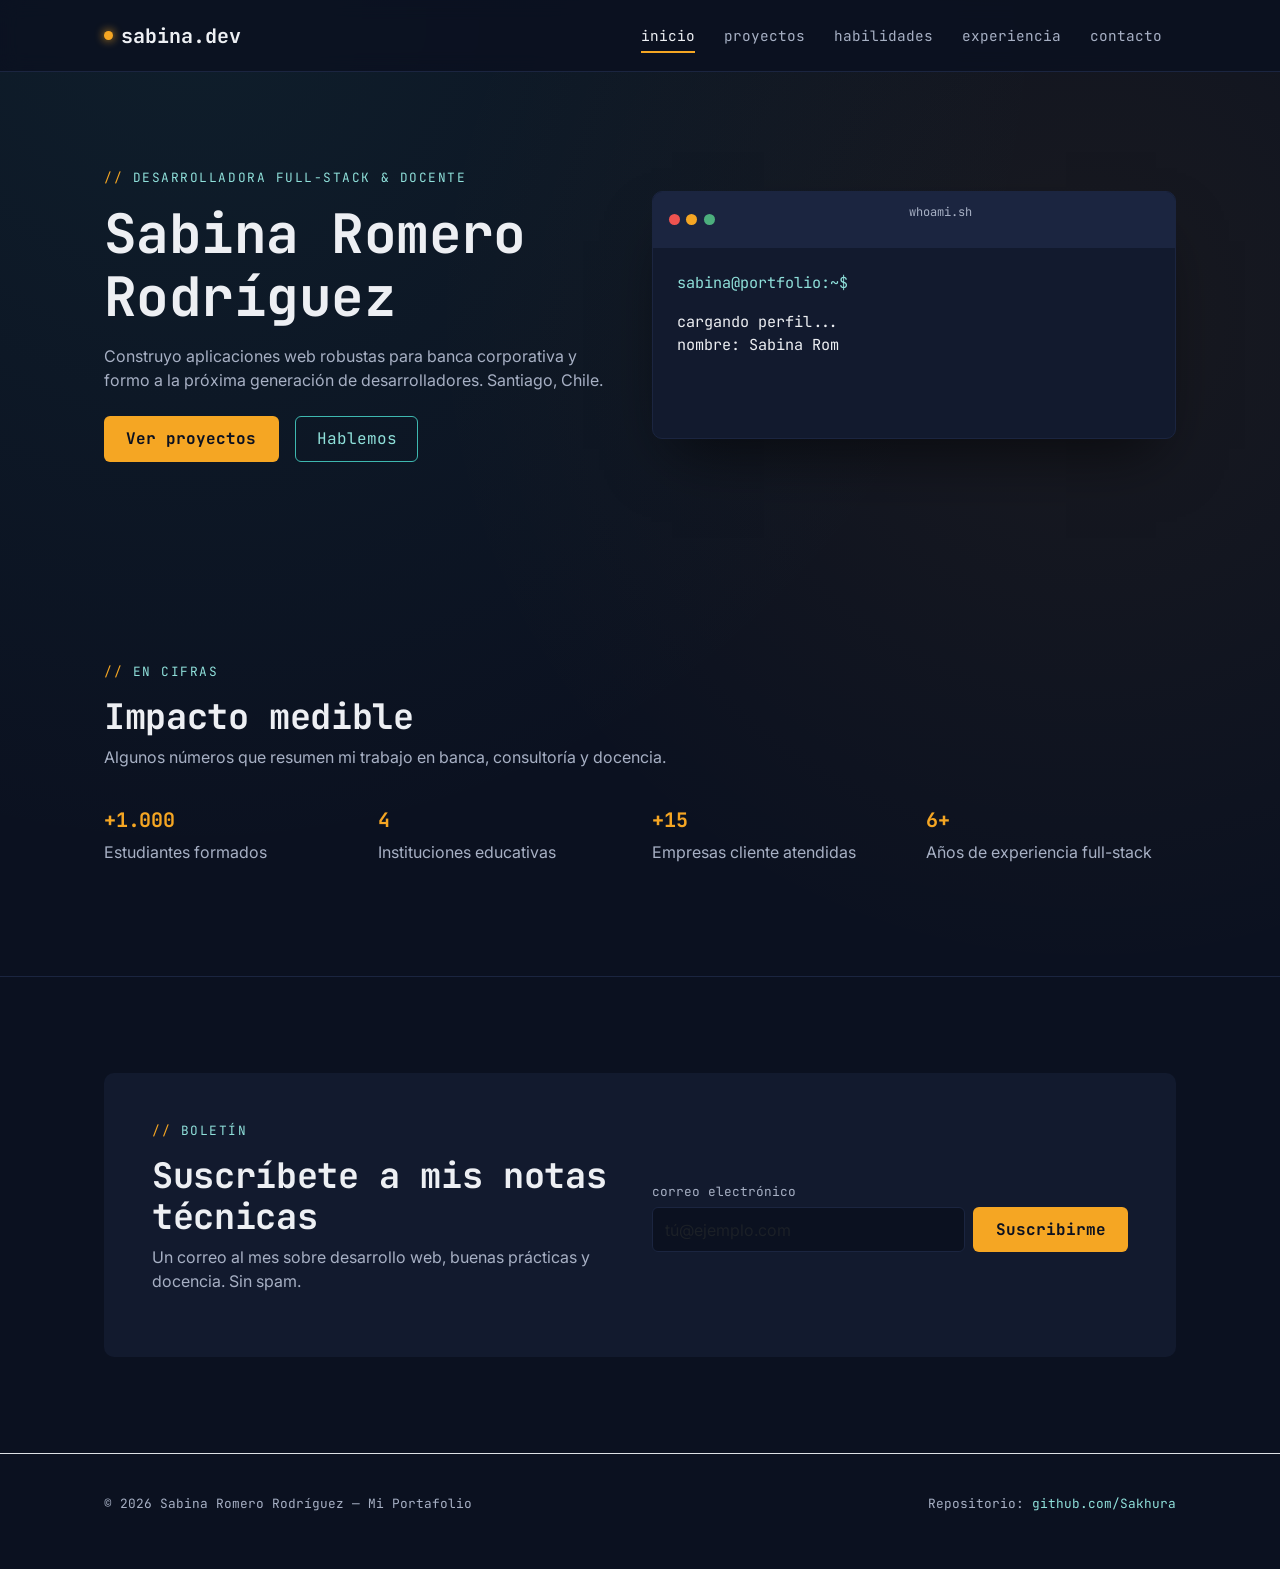
<file: portafolio/index.html>
<!DOCTYPE html>
<html lang="es">
<head>
  <meta charset="UTF-8" />
  <meta name="viewport" content="width=device-width, initial-scale=1.0" />
  <title>Sabina Romero Rodríguez · Full-Stack Developer</title>
  <meta name="description" content="Portafolio de Sabina Romero Rodríguez, desarrolladora Full-Stack senior y docente universitaria." />

  <!-- Bootstrap 5 -->
  <link href="https://cdn.jsdelivr.net/npm/bootstrap@5.3.3/dist/css/bootstrap.min.css" rel="stylesheet">
  <!-- Tipografías -->
  <link rel="preconnect" href="https://fonts.googleapis.com">
  <link href="https://fonts.googleapis.com/css2?family=Inter:wght@400;500;600&family=JetBrains+Mono:wght@500;700&display=swap" rel="stylesheet">
  <!-- CSS propio (reset + estilos) -->
  <link rel="stylesheet" href="../css/style.css">
</head>
<body>

  <!-- ===================== NAVBAR ===================== -->
  <header>
    <nav class="navbar navbar-expand-md navbar-portfolio" aria-label="Navegación principal">
      <div class="container">
        <a class="navbar-brand" href="index.html">
          <span class="dot" aria-hidden="true"></span> sabina.dev
        </a>
        <button class="navbar-toggler" type="button" data-bs-toggle="collapse" data-bs-target="#navMenu"
          aria-controls="navMenu" aria-expanded="false" aria-label="Abrir menú de navegación">
          <span class="navbar-toggler-icon"></span>
        </button>
        <div class="collapse navbar-collapse" id="navMenu">
          <ul class="navbar-nav ms-auto">
            <li class="nav-item"><a class="nav-link" href="index.html">inicio</a></li>
            <li class="nav-item"><a class="nav-link" href="proyectos.html">proyectos</a></li>
            <li class="nav-item"><a class="nav-link" href="habilidades.html">habilidades</a></li>
            <li class="nav-item"><a class="nav-link" href="experiencia.html">experiencia</a></li>
            <li class="nav-item"><a class="nav-link" href="contacto.html">contacto</a></li>
          </ul>
        </div>
      </div>
    </nav>
  </header>

  <main id="main-content">

    <!-- ===================== HERO ===================== -->
    <section class="section" style="border-bottom:none;" aria-labelledby="hero-title">
      <div class="container">
        <div class="row align-items-center gy-5">
          <div class="col-lg-6">
            <p class="eyebrow">desarrolladora full-stack &amp; docente</p>
            <h1 id="hero-title" class="mt-2">Sabina Romero<br>Rodríguez</h1>
            <p class="mt-3" style="max-width:32rem;">
              Construyo aplicaciones web robustas para banca corporativa y formo a la
              próxima generación de desarrolladores. Santiago, Chile.
            </p>
            <div class="mt-4 d-flex flex-wrap gap-3">
              <a href="proyectos.html" class="btn-amber">Ver proyectos</a>
              <a href="contacto.html" class="btn-outline-teal">Hablemos</a>
            </div>
          </div>

          <div class="col-lg-6">
            <div class="terminal" role="img" aria-label="Terminal simulando la presentación de Sabina">
              <div class="terminal-bar">
                <span></span><span></span><span></span>
                <p class="terminal-title">whoami.sh</p>
              </div>
              <div class="terminal-body">
                <p class="prompt"></p>
                <p class="type-line" data-typing='[
                  "cargando perfil...",
                  "nombre: Sabina Romero Rodríguez",
                  "rol: Full-Stack Senior Developer @ Banco Consorcio",
                  "docencia: UNAB · IPChile · AIEP · ESUCOMEX",
                  "stack: Java · JS · PHP · Python · SQL Server",
                  "status: disponible para nuevos desafíos"
                ]'></p>
              </div>
            </div>
          </div>
        </div>
      </div>
    </section>

    <!-- ===================== RESUMEN / STATS ===================== -->
    <section class="section" aria-labelledby="stats-title">
      <div class="container">
        <div class="section-head reveal">
          <p class="eyebrow">en cifras</p>
          <h2 id="stats-title">Impacto medible</h2>
          <p>Algunos números que resumen mi trabajo en banca, consultoría y docencia.</p>
        </div>
        <div class="row g-4">
          <div class="col-6 col-lg-3 reveal">
            <h3 class="text-amber">+1.000</h3>
            <p>Estudiantes formados</p>
          </div>
          <div class="col-6 col-lg-3 reveal">
            <h3 class="text-amber">4</h3>
            <p>Instituciones educativas</p>
          </div>
          <div class="col-6 col-lg-3 reveal">
            <h3 class="text-amber">+15</h3>
            <p>Empresas cliente atendidas</p>
          </div>
          <div class="col-6 col-lg-3 reveal">
            <h3 class="text-amber">6+</h3>
            <p>Años de experiencia full-stack</p>
          </div>
        </div>
      </div>
    </section>

    <!-- ===================== NEWSLETTER (form HTML5) ===================== -->
    <section class="section" style="border-bottom:none;" aria-labelledby="news-title">
      <div class="container">
        <div class="bg-ink-800 rounded-md p-4 p-md-5 reveal">
          <div class="row align-items-center g-4">
            <div class="col-lg-6">
              <p class="eyebrow">boletín</p>
              <h2 id="news-title" class="mt-1">Suscríbete a mis notas técnicas</h2>
              <p class="mt-2">Un correo al mes sobre desarrollo web, buenas prácticas y docencia. Sin spam.</p>
            </div>
            <div class="col-lg-6">
              <form data-validar data-exito="¡Gracias por suscribirte!" novalidate>
                <label class="form-label-terminal" for="news-email">correo electrónico</label>
                <div class="d-flex flex-column flex-sm-row gap-2">
                  <input
                    type="email"
                    class="form-control form-control-terminal flex-grow-1"
                    id="news-email"
                    name="email"
                    placeholder="tú@ejemplo.com"
                    required
                    aria-describedby="news-email-error"
                  />
                  <button type="submit" class="btn-amber">Suscribirme</button>
                </div>
                <div class="invalid-feedback-terminal" id="news-email-error">
                  Ingresa un correo electrónico válido.
                </div>
              </form>
            </div>
          </div>
        </div>
      </div>
    </section>

  </main>

  <!-- ===================== FOOTER ===================== -->
  <footer class="border-top" style="border-color: var(--ink-700);">
    <div class="container d-flex flex-column flex-md-row justify-content-between gap-2">
      <p>© 2026 Sabina Romero Rodríguez — Mi Portafolio</p>
      <p>Repositorio: <a class="text-teal" href="https://github.com/Sakhura" target="_blank" rel="noopener">github.com/Sakhura</a></p>
    </div>
  </footer>

  <!-- Bootstrap JS -->
  <script src="https://cdn.jsdelivr.net/npm/bootstrap@5.3.3/dist/js/bootstrap.bundle.min.js"></script>
  <!-- Datos (simulan la fuente que en JSP vendría de BD, ver /jsp) -->
  <script src="../js/data.js"></script>
  <!-- Lógica del sitio -->
  <script src="../js/script.js"></script>
</body>
</html>
</file>
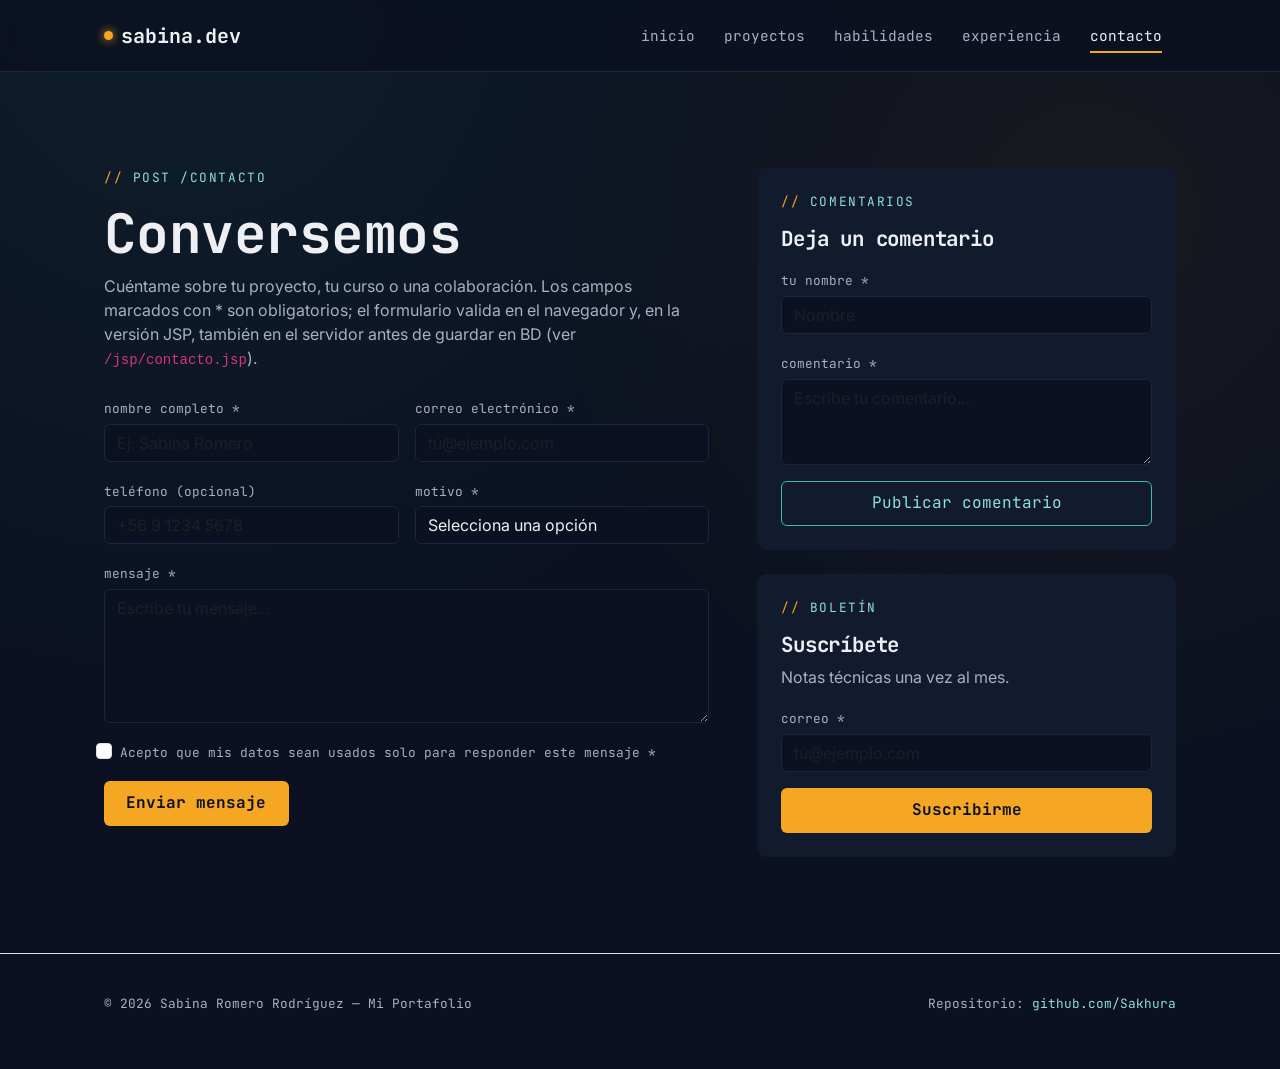
<file: portafolio/contacto.html>
<!DOCTYPE html>
<html lang="es">
<head>
  <meta charset="UTF-8" />
  <meta name="viewport" content="width=device-width, initial-scale=1.0" />
  <title>Contacto · Sabina Romero Rodríguez</title>
  <meta name="description" content="Formulario de contacto de Sabina Romero Rodríguez." />

  <link href="https://cdn.jsdelivr.net/npm/bootstrap@5.3.3/dist/css/bootstrap.min.css" rel="stylesheet">
  <link rel="preconnect" href="https://fonts.googleapis.com">
  <link href="https://fonts.googleapis.com/css2?family=Inter:wght@400;500;600&family=JetBrains+Mono:wght@500;700&display=swap" rel="stylesheet">
  <link rel="stylesheet" href="../css/style.css">
</head>
<body>

  <header>
    <nav class="navbar navbar-expand-md navbar-portfolio" aria-label="Navegación principal">
      <div class="container">
        <a class="navbar-brand" href="index.html"><span class="dot" aria-hidden="true"></span> sabina.dev</a>
        <button class="navbar-toggler" type="button" data-bs-toggle="collapse" data-bs-target="#navMenu"
          aria-controls="navMenu" aria-expanded="false" aria-label="Abrir menú de navegación">
          <span class="navbar-toggler-icon"></span>
        </button>
        <div class="collapse navbar-collapse" id="navMenu">
          <ul class="navbar-nav ms-auto">
            <li class="nav-item"><a class="nav-link" href="index.html">inicio</a></li>
            <li class="nav-item"><a class="nav-link" href="proyectos.html">proyectos</a></li>
            <li class="nav-item"><a class="nav-link" href="habilidades.html">habilidades</a></li>
            <li class="nav-item"><a class="nav-link" href="experiencia.html">experiencia</a></li>
            <li class="nav-item"><a class="nav-link" href="contacto.html">contacto</a></li>
          </ul>
        </div>
      </div>
    </nav>
  </header>

  <main id="main-content">
    <section class="section" style="border-bottom:none;" aria-labelledby="contacto-title">
      <div class="container">
        <div class="row g-5">

          <!-- ---------- Formulario de contacto ---------- -->
          <div class="col-lg-7">
            <p class="eyebrow">POST /contacto</p>
            <h1 id="contacto-title">Conversemos</h1>
            <p class="mt-2 mb-4">
              Cuéntame sobre tu proyecto, tu curso o una colaboración. Los campos
              marcados con * son obligatorios; el formulario valida en el navegador
              y, en la versión JSP, también en el servidor antes de guardar en BD
              (ver <code>/jsp/contacto.jsp</code>).
            </p>

            <form data-validar data-exito="¡Mensaje enviado! Te responderé pronto." novalidate class="row g-3" autocomplete="on">

              <div class="col-md-6">
                <label class="form-label-terminal" for="nombre">nombre completo *</label>
                <input type="text" class="form-control form-control-terminal" id="nombre" name="nombre"
                  placeholder="Ej: Sabina Romero" required minlength="2" maxlength="80" autocomplete="name" />
                <div class="invalid-feedback-terminal">Ingresa tu nombre (mínimo 2 caracteres).</div>
              </div>

              <div class="col-md-6">
                <label class="form-label-terminal" for="correo">correo electrónico *</label>
                <input type="email" class="form-control form-control-terminal" id="correo" name="correo"
                  placeholder="tú@ejemplo.com" required autocomplete="email" />
                <div class="invalid-feedback-terminal">Ingresa un correo electrónico válido.</div>
              </div>

              <div class="col-md-6">
                <label class="form-label-terminal" for="telefono">teléfono (opcional)</label>
                <input type="tel" class="form-control form-control-terminal" id="telefono" name="telefono"
                  placeholder="+56 9 1234 5678" pattern="^\+?[0-9\s]{8,15}$" autocomplete="tel" />
                <div class="invalid-feedback-terminal">Usa solo números, espacios y un + inicial (8 a 15 dígitos).</div>
              </div>

              <div class="col-md-6">
                <label class="form-label-terminal" for="motivo">motivo *</label>
                <select class="form-select form-control-terminal" id="motivo" name="motivo" required>
                  <option value="" selected disabled>Selecciona una opción</option>
                  <option value="proyecto">Propuesta de proyecto</option>
                  <option value="docencia">Consulta académica / docencia</option>
                  <option value="colaboracion">Colaboración técnica</option>
                  <option value="otro">Otro</option>
                </select>
                <div class="invalid-feedback-terminal">Selecciona un motivo de contacto.</div>
              </div>

              <div class="col-12">
                <label class="form-label-terminal" for="mensaje">mensaje *</label>
                <textarea class="form-control form-control-terminal" id="mensaje" name="mensaje" rows="5"
                  placeholder="Escribe tu mensaje..." required minlength="10" maxlength="600"></textarea>
                <div class="invalid-feedback-terminal">Escribe un mensaje de al menos 10 caracteres.</div>
              </div>

              <div class="col-12 form-check">
                <input type="checkbox" class="form-check-input" id="privacidad" name="privacidad" required>
                <label class="form-check-label form-label-terminal mb-0" for="privacidad">
                  Acepto que mis datos sean usados solo para responder este mensaje *
                </label>
                <div class="invalid-feedback-terminal">Debes aceptar para continuar.</div>
              </div>

              <div class="col-12">
                <button type="submit" class="btn-amber">Enviar mensaje</button>
              </div>
            </form>
          </div>

          <!-- ---------- Comentarios + Newsletter ---------- -->
          <div class="col-lg-5">
            <div class="bg-ink-800 rounded-md p-4 mb-4">
              <p class="eyebrow">comentarios</p>
              <h2 class="mt-1" style="font-size:1.3rem;">Deja un comentario</h2>
              <form data-validar data-exito="¡Gracias por tu comentario!" novalidate class="mt-3">
                <label class="form-label-terminal" for="autor">tu nombre *</label>
                <input type="text" class="form-control form-control-terminal mb-3" id="autor" name="autor"
                  required minlength="2" placeholder="Nombre" />
                <div class="invalid-feedback-terminal mb-2">Ingresa tu nombre.</div>

                <label class="form-label-terminal" for="comentario">comentario *</label>
                <textarea class="form-control form-control-terminal mb-3" id="comentario" name="mensaje" rows="3"
                  required minlength="10" placeholder="Escribe tu comentario..."></textarea>
                <div class="invalid-feedback-terminal mb-2">Mínimo 10 caracteres.</div>

                <button type="submit" class="btn-outline-teal w-100">Publicar comentario</button>
              </form>
            </div>

            <div class="bg-ink-800 rounded-md p-4">
              <p class="eyebrow">boletín</p>
              <h2 class="mt-1" style="font-size:1.3rem;">Suscríbete</h2>
              <p class="mt-2">Notas técnicas una vez al mes.</p>
              <form data-validar data-exito="¡Suscripción confirmada!" novalidate class="mt-3">
                <label class="form-label-terminal" for="sub-email">correo *</label>
                <input type="email" class="form-control form-control-terminal mb-3" id="sub-email" name="email"
                  required placeholder="tú@ejemplo.com" />
                <div class="invalid-feedback-terminal mb-2">Ingresa un correo válido.</div>
                <button type="submit" class="btn-amber w-100">Suscribirme</button>
              </form>
            </div>
          </div>

        </div>
      </div>
    </section>
  </main>

  <footer class="border-top" style="border-color: var(--ink-700);">
    <div class="container d-flex flex-column flex-md-row justify-content-between gap-2">
      <p>© 2026 Sabina Romero Rodríguez — Mi Portafolio</p>
      <p>Repositorio: <a class="text-teal" href="https://github.com/Sakhura" target="_blank" rel="noopener">github.com/Sakhura</a></p>
    </div>
  </footer>

  <script src="https://cdn.jsdelivr.net/npm/bootstrap@5.3.3/dist/js/bootstrap.bundle.min.js"></script>
  <script src="../js/data.js"></script>
  <script src="../js/script.js"></script>
</body>
</html>
</file>
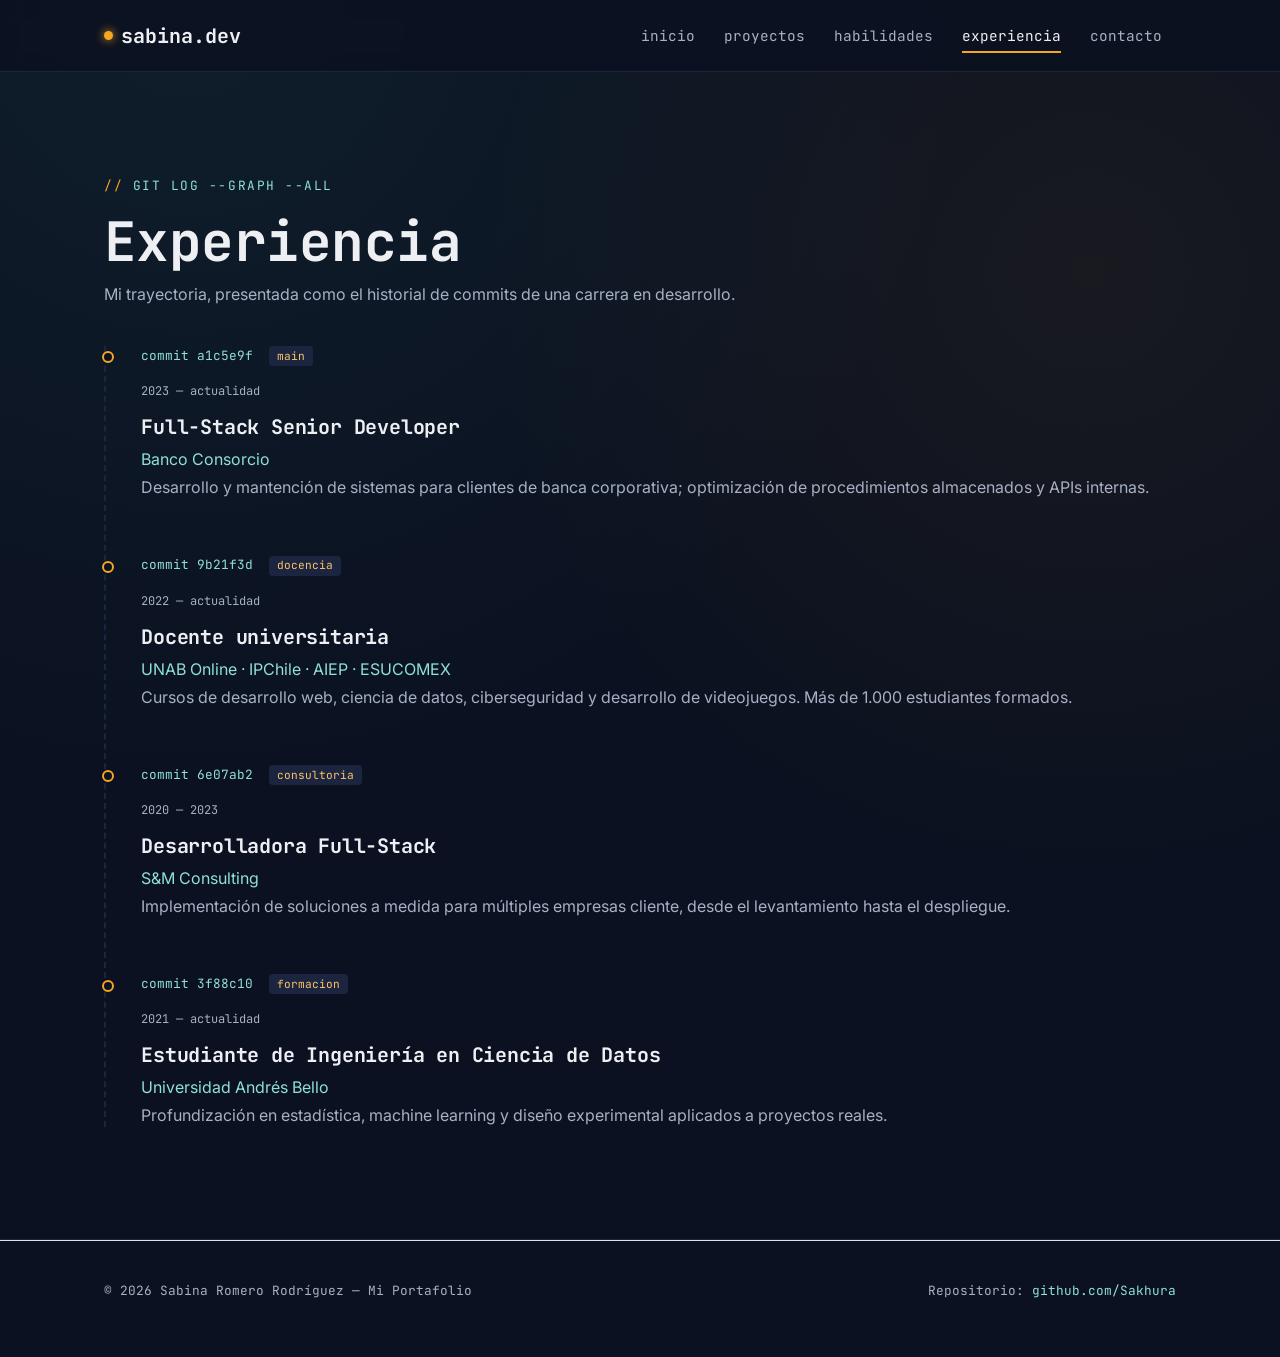
<file: portafolio/experiencia.html>
<!DOCTYPE html>
<html lang="es">
<head>
  <meta charset="UTF-8" />
  <meta name="viewport" content="width=device-width, initial-scale=1.0" />
  <title>Experiencia · Sabina Romero Rodríguez</title>
  <meta name="description" content="Trayectoria profesional y académica de Sabina Romero Rodríguez." />

  <link href="https://cdn.jsdelivr.net/npm/bootstrap@5.3.3/dist/css/bootstrap.min.css" rel="stylesheet">
  <link rel="preconnect" href="https://fonts.googleapis.com">
  <link href="https://fonts.googleapis.com/css2?family=Inter:wght@400;500;600&family=JetBrains+Mono:wght@500;700&display=swap" rel="stylesheet">
  <link rel="stylesheet" href="../css/style.css">
</head>
<body>

  <header>
    <nav class="navbar navbar-expand-md navbar-portfolio" aria-label="Navegación principal">
      <div class="container">
        <a class="navbar-brand" href="index.html"><span class="dot" aria-hidden="true"></span> sabina.dev</a>
        <button class="navbar-toggler" type="button" data-bs-toggle="collapse" data-bs-target="#navMenu"
          aria-controls="navMenu" aria-expanded="false" aria-label="Abrir menú de navegación">
          <span class="navbar-toggler-icon"></span>
        </button>
        <div class="collapse navbar-collapse" id="navMenu">
          <ul class="navbar-nav ms-auto">
            <li class="nav-item"><a class="nav-link" href="index.html">inicio</a></li>
            <li class="nav-item"><a class="nav-link" href="proyectos.html">proyectos</a></li>
            <li class="nav-item"><a class="nav-link" href="habilidades.html">habilidades</a></li>
            <li class="nav-item"><a class="nav-link" href="experiencia.html">experiencia</a></li>
            <li class="nav-item"><a class="nav-link" href="contacto.html">contacto</a></li>
          </ul>
        </div>
      </div>
    </nav>
  </header>

  <main id="main-content">
    <section class="section" aria-labelledby="experiencia-title">
      <div class="container">
        <div class="section-head reveal">
          <p class="eyebrow">git log --graph --all</p>
          <h1 id="experiencia-title">Experiencia</h1>
          <p>Mi trayectoria, presentada como el historial de commits de una carrera en desarrollo.</p>
        </div>

        <!-- Contenedor donde script.js inyecta EXPERIENCIA como "commits" -->
        <div id="git-log" class="git-log" aria-live="polite"></div>
      </div>
    </section>
  </main>

  <footer class="border-top" style="border-color: var(--ink-700);">
    <div class="container d-flex flex-column flex-md-row justify-content-between gap-2">
      <p>© 2026 Sabina Romero Rodríguez — Mi Portafolio</p>
      <p>Repositorio: <a class="text-teal" href="https://github.com/Sakhura" target="_blank" rel="noopener">github.com/Sakhura</a></p>
    </div>
  </footer>

  <script src="https://cdn.jsdelivr.net/npm/bootstrap@5.3.3/dist/js/bootstrap.bundle.min.js"></script>
  <script src="../js/data.js"></script>
  <script src="../js/script.js"></script>
</body>
</html>
</file>
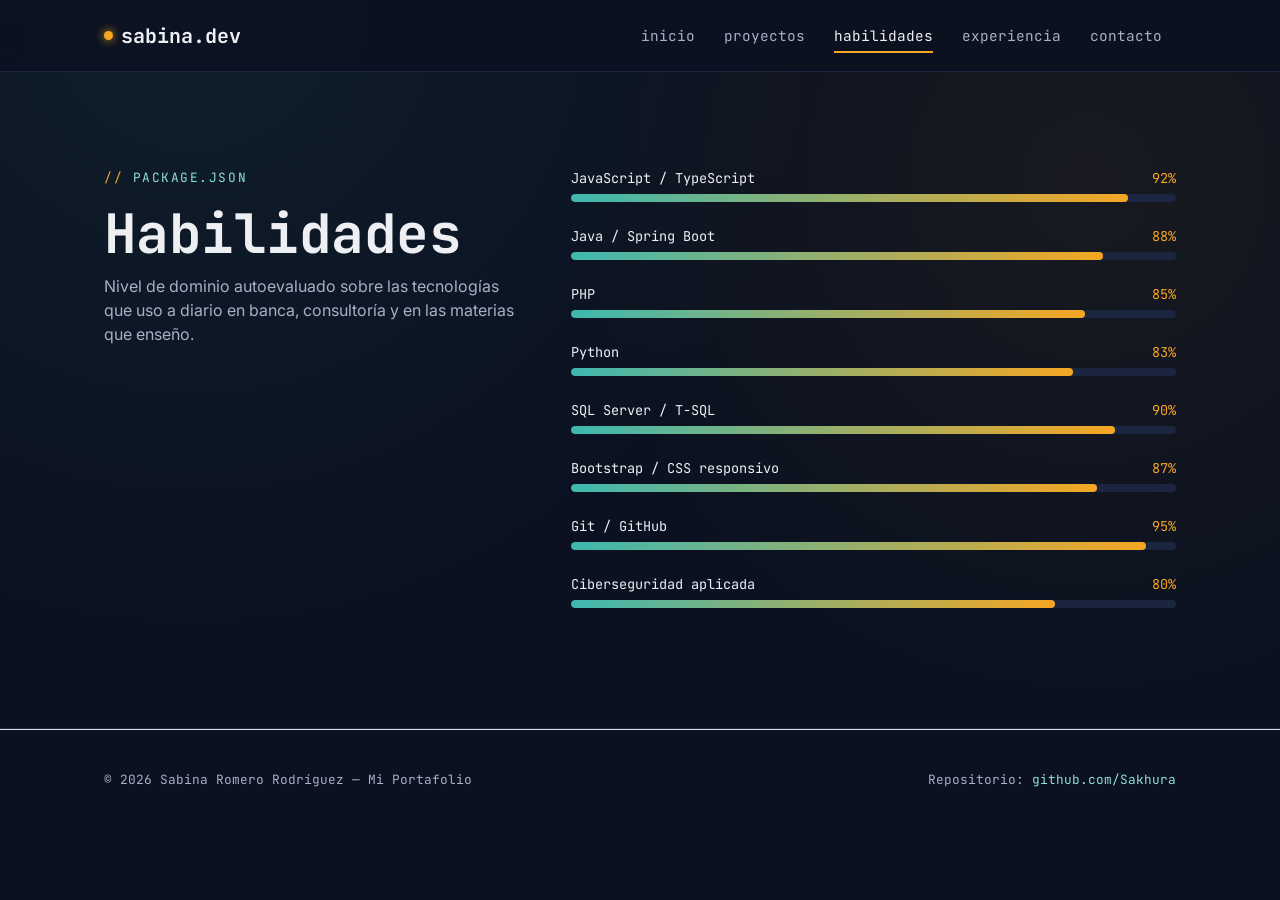
<file: portafolio/habilidades.html>
<!doctype html>
<html lang="es">
  <head>
    <meta charset="UTF-8" />
    <meta name="viewport" content="width=device-width, initial-scale=1.0" />
    <title>Habilidades · Sabina Romero Rodríguez</title>
    <meta
      name="description"
      content="Stack técnico y nivel de dominio de Sabina Romero Rodríguez."
    />

    <link
      href="https://cdn.jsdelivr.net/npm/bootstrap@5.3.3/dist/css/bootstrap.min.css"
      rel="stylesheet"
    />
    <link rel="preconnect" href="https://fonts.googleapis.com" />
    <link
      href="https://fonts.googleapis.com/css2?family=Inter:wght@400;500;600&family=JetBrains+Mono:wght@500;700&display=swap"
      rel="stylesheet"
    />
    <link rel="stylesheet" href="../css/style.css" />
  </head>
  <body>
    <header>
      <nav
        class="navbar navbar-expand-md navbar-portfolio"
        aria-label="Navegación principal"
      >
        <div class="container">
          <a class="navbar-brand" href="index.html"
            ><span class="dot" aria-hidden="true"></span> sabina.dev</a
          >
          <button
            class="navbar-toggler"
            type="button"
            data-bs-toggle="collapse"
            data-bs-target="#navMenu"
            aria-controls="navMenu"
            aria-expanded="false"
            aria-label="Abrir menú de navegación"
          >
            <span class="navbar-toggler-icon"></span>
          </button>
          <div class="collapse navbar-collapse" id="navMenu">
            <ul class="navbar-nav ms-auto">
              <li class="nav-item">
                <a class="nav-link" href="index.html">inicio</a>
              </li>
              <li class="nav-item">
                <a class="nav-link" href="proyectos.html">proyectos</a>
              </li>
              <li class="nav-item">
                <a class="nav-link" href="habilidades.html">habilidades</a>
              </li>
              <li class="nav-item">
                <a class="nav-link" href="experiencia.html">experiencia</a>
              </li>
              <li class="nav-item">
                <a class="nav-link" href="contacto.html">contacto</a>
              </li>
            </ul>
          </div>
        </div>
      </nav>
    </header>

    <main id="main-content">
      <section class="section" aria-labelledby="habilidades-title">
        <div class="container">
          <div class="row g-5">
            <div class="col-lg-5">
              <p class="eyebrow">package.json</p>
              <h1 id="habilidades-title">Habilidades</h1>
              <p class="mt-2">
                Nivel de dominio autoevaluado sobre las tecnologías que uso a
                diario en banca, consultoría y en las materias que enseño.
              </p>
            </div>
            <div class="col-lg-7">
              <!-- Contenedor donde script.js inyecta las barras de HABILIDADES -->
              <div id="lista-habilidades" aria-live="polite"></div>
            </div>
          </div>
        </div>
      </section>
    </main>

    <footer class="border-top" style="border-color: var(--ink-700)">
      <div
        class="container d-flex flex-column flex-md-row justify-content-between gap-2"
      >
        <p>© 2026 Sabina Romero Rodríguez — Mi Portafolio</p>
        <p>
          Repositorio:
          <a
            class="text-teal"
            href="https://github.com/Sakhura"
            target="_blank"
            rel="noopener"
            >github.com/Sakhura</a
          >
        </p>
      </div>
    </footer>

    <script src="https://cdn.jsdelivr.net/npm/bootstrap@5.3.3/dist/js/bootstrap.bundle.min.js"></script>
    <script src="../js/data.js"></script>
    <script src="../js/script.js"></script>
  </body>
</html>
</file>
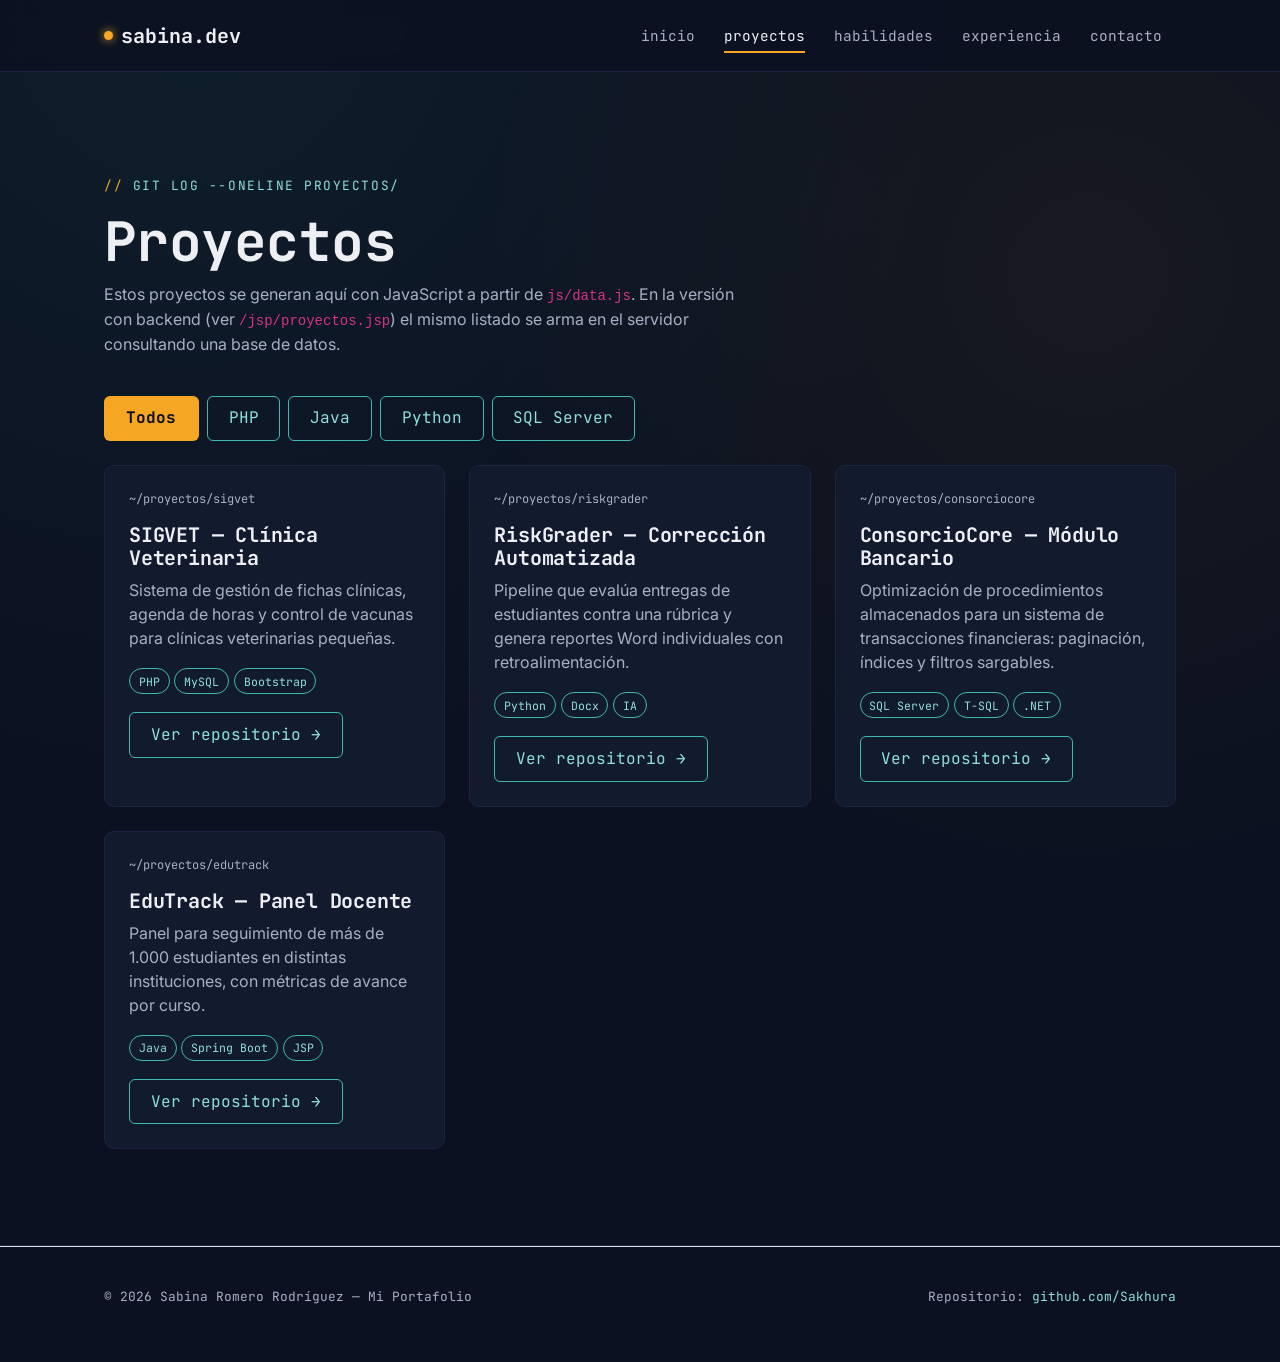
<file: portafolio/proyectos.html>
<!doctype html>
<html lang="es">
  <head>
    <meta charset="UTF-8" />
    <meta name="viewport" content="width=device-width, initial-scale=1.0" />
    <title>Proyectos · Sabina Romero Rodríguez</title>
    <meta
      name="description"
      content="Proyectos destacados de desarrollo web, banca y educación."
    />

    <link
      href="https://cdn.jsdelivr.net/npm/bootstrap@5.3.3/dist/css/bootstrap.min.css"
      rel="stylesheet"
    />
    <link rel="preconnect" href="https://fonts.googleapis.com" />
    <link
      href="https://fonts.googleapis.com/css2?family=Inter:wght@400;500;600&family=JetBrains+Mono:wght@500;700&display=swap"
      rel="stylesheet"
    />
    <link rel="stylesheet" href="../css/style.css" />
  </head>
  <body>
    <header>
      <nav
        class="navbar navbar-expand-md navbar-portfolio"
        aria-label="Navegación principal"
      >
        <div class="container">
          <a class="navbar-brand" href="index.html"
            ><span class="dot" aria-hidden="true"></span> sabina.dev</a
          >
          <button
            class="navbar-toggler"
            type="button"
            data-bs-toggle="collapse"
            data-bs-target="#navMenu"
            aria-controls="navMenu"
            aria-expanded="false"
            aria-label="Abrir menú de navegación"
          >
            <span class="navbar-toggler-icon"></span>
          </button>
          <div class="collapse navbar-collapse" id="navMenu">
            <ul class="navbar-nav ms-auto">
              <li class="nav-item">
                <a class="nav-link" href="index.html">inicio</a>
              </li>
              <li class="nav-item">
                <a class="nav-link" href="proyectos.html">proyectos</a>
              </li>
              <li class="nav-item">
                <a class="nav-link" href="habilidades.html">habilidades</a>
              </li>
              <li class="nav-item">
                <a class="nav-link" href="experiencia.html">experiencia</a>
              </li>
              <li class="nav-item">
                <a class="nav-link" href="contacto.html">contacto</a>
              </li>
            </ul>
          </div>
        </div>
      </nav>
    </header>

    <main id="main-content">
      <section class="section" aria-labelledby="proyectos-title">
        <div class="container">
          <div class="section-head reveal">
            <p class="eyebrow">git log --oneline proyectos/</p>
            <h1 id="proyectos-title">Proyectos</h1>
            <p>
              Estos proyectos se generan aquí con JavaScript a partir de
              <code>js/data.js</code>. En la versión con backend (ver
              <code>/jsp/proyectos.jsp</code>) el mismo listado se arma en el
              servidor consultando una base de datos.
            </p>
          </div>

          <!-- Filtro por tecnología: interactividad adicional -->
          <div
            class="d-flex flex-wrap gap-2 mb-4 reveal"
            role="group"
            aria-label="Filtrar proyectos por tecnología"
          >
            <button class="btn-amber" data-filtro="todos">Todos</button>
            <button class="btn-outline-teal" data-filtro="PHP">PHP</button>
            <button class="btn-outline-teal" data-filtro="Java">Java</button>
            <button class="btn-outline-teal" data-filtro="Python">
              Python
            </button>
            <button class="btn-outline-teal" data-filtro="SQL Server">
              SQL Server
            </button>
          </div>

          <!-- Contenedor donde script.js inyecta las tarjetas de PROYECTOS -->
          <div id="lista-proyectos" class="row g-4" aria-live="polite"></div>
        </div>
      </section>
    </main>

    <footer class="border-top" style="border-color: var(--ink-700)">
      <div
        class="container d-flex flex-column flex-md-row justify-content-between gap-2"
      >
        <p>© 2026 Sabina Romero Rodríguez — Mi Portafolio</p>
        <p>
          Repositorio:
          <a
            class="text-teal"
            href="https://github.com/Sakhura"
            target="_blank"
            rel="noopener"
            >github.com/Sakhura</a
          >
        </p>
      </div>
    </footer>

    <script src="https://cdn.jsdelivr.net/npm/bootstrap@5.3.3/dist/js/bootstrap.bundle.min.js"></script>
    <script src="../js/data.js"></script>
    <script src="../js/script.js"></script>
  </body>
</html>
</file>
<file: css/style.css>
/* ==========================================================================
   Mi Portafolio — Sabina Romero Rodríguez
   Hoja de estilos principal
   Estructura: 1) CSS Reset  2) Variables/Tokens  3) Base  4) Layout
               5) Componentes  6) Utilidades  7) Media queries
   ========================================================================== */

/* --------------------------------------------------------------------------
   1) CSS RESET
   Normaliza el comportamiento entre navegadores antes de aplicar estilos
   propios (requisito de la actividad: "Aplica CSS RESET").
   -------------------------------------------------------------------------- */
*,
*::before,
*::after {
  box-sizing: border-box;
  margin: 0;
  padding: 0;
}

html {
  -webkit-text-size-adjust: 100%;
  scroll-behavior: smooth;
}

body {
  min-height: 100vh;
  line-height: 1.5;
  -webkit-font-smoothing: antialiased;
}

img,
picture,
svg {
  display: block;
  max-width: 100%;
}

input,
button,
textarea,
select {
  font: inherit;
  color: inherit;
}

button {
  cursor: pointer;
  background: none;
  border: none;
}

a {
  color: inherit;
  text-decoration: none;
}

ul,
ol {
  list-style: none;
}

table {
  border-collapse: collapse;
}

/* Respeta preferencia de "reducir movimiento" del usuario */
@media (prefers-reduced-motion: reduce) {
  *,
  *::before,
  *::after {
    animation-duration: 0.01ms !important;
    animation-iteration-count: 1 !important;
    transition-duration: 0.01ms !important;
    scroll-behavior: auto !important;
  }
}

/* --------------------------------------------------------------------------
   2) VARIABLES / DESIGN TOKENS
   Paleta "consola de desarrollador": tinta profunda + ámbar + teal.
   -------------------------------------------------------------------------- */
:root {
  /* Color */
  --ink-900: #0b1120;   /* fondo principal, casi negro-azulado */
  --ink-800: #121a2e;   /* superficies elevadas */
  --ink-700: #1b2540;   /* bordes / separadores */
  --paper-050: #edeff3; /* texto principal sobre fondo oscuro */
  --paper-300: #a7b0c4; /* texto secundario */
  --amber-500: #f5a623; /* acento primario — CTAs, prompts */
  --amber-400: #ffc266;
  --teal-500: #3eb8b0;  /* acento secundario — enlaces, tags */
  --teal-300: #8fe0da;
  --danger-500: #ef5350;
  --success-500: #4caf7d;

  /* Tipografía */
  --font-display: 'JetBrains Mono', 'Fira Code', ui-monospace, SFMono-Regular, Menlo, monospace;
  --font-body: 'Inter', -apple-system, BlinkMacSystemFont, 'Segoe UI', sans-serif;

  /* Espaciado */
  --space-1: 0.5rem;
  --space-2: 1rem;
  --space-3: 1.5rem;
  --space-4: 2.5rem;
  --space-5: 4rem;
  --space-6: 6rem;

  /* Layout */
  --max-width: 1120px;
  --radius-sm: 6px;
  --radius-md: 10px;
  --header-height: 72px;
}

/* --------------------------------------------------------------------------
   3) BASE
   -------------------------------------------------------------------------- */
body {
  background-color: var(--ink-900);
  color: var(--paper-050);
  font-family: var(--font-body);
  background-image:
    radial-gradient(circle at 15% 0%, rgba(62, 184, 176, 0.08), transparent 45%),
    radial-gradient(circle at 85% 20%, rgba(245, 166, 35, 0.06), transparent 40%);
}

h1, h2, h3, h4 {
  font-family: var(--font-display);
  font-weight: 700;
  line-height: 1.15;
  letter-spacing: -0.01em;
}

h1 { font-size: clamp(2.1rem, 4vw + 1rem, 3.4rem); }
h2 { font-size: clamp(1.6rem, 2.4vw + 1rem, 2.2rem); }
h3 { font-size: 1.25rem; }

p { color: var(--paper-300); }

.eyebrow {
  font-family: var(--font-display);
  font-size: 0.8rem;
  letter-spacing: 0.12em;
  text-transform: uppercase;
  color: var(--teal-300);
}

.eyebrow::before {
  content: "// ";
  color: var(--amber-500);
}

:focus-visible {
  outline: 2px solid var(--amber-500);
  outline-offset: 3px;
  border-radius: 4px;
}

/* --------------------------------------------------------------------------
   4) LAYOUT
   -------------------------------------------------------------------------- */
.container {
  width: 100%;
  max-width: var(--max-width);
  margin-inline: auto;
  padding-inline: var(--space-3);
}

.section {
  padding-block: var(--space-6);
  border-bottom: 1px solid var(--ink-700);
}

.section-head {
  margin-bottom: var(--space-4);
  max-width: 640px;
}

.section-head p {
  margin-top: var(--space-1);
}

main {
  padding-top: var(--header-height);
}

/* --------------------------------------------------------------------------
   5) COMPONENTES
   -------------------------------------------------------------------------- */

/* --- Navbar (sobre Bootstrap, personalizada) ------------------------------ */
.navbar-portfolio {
  position: fixed;
  inset-inline: 0;
  top: 0;
  z-index: 1030;
  height: var(--header-height);
  background: rgba(11, 17, 32, 0.85);
  backdrop-filter: blur(10px);
  border-bottom: 1px solid var(--ink-700);
}

.navbar-portfolio .navbar-brand {
  font-family: var(--font-display);
  font-weight: 700;
  color: var(--paper-050) !important;
  display: flex;
  align-items: center;
  gap: 0.5rem;
}

.navbar-portfolio .navbar-brand .dot {
  width: 9px;
  height: 9px;
  border-radius: 50%;
  background: var(--amber-500);
  box-shadow: 0 0 10px var(--amber-500);
}

.navbar-portfolio .nav-link {
  font-family: var(--font-display);
  font-size: 0.9rem;
  color: var(--paper-300) !important;
  padding: 0.5rem 0.9rem !important;
  position: relative;
}

.navbar-portfolio .nav-link.active,
.navbar-portfolio .nav-link:hover {
  color: var(--paper-050) !important;
}

.navbar-portfolio .nav-link.active::after {
  content: "";
  position: absolute;
  left: 0.9rem;
  right: 0.9rem;
  bottom: 0.1rem;
  height: 2px;
  background: var(--amber-500);
}

/* --- Hero tipo terminal ---------------------------------------------------- */
.terminal {
  background: var(--ink-800);
  border: 1px solid var(--ink-700);
  border-radius: var(--radius-md);
  overflow: hidden;
  box-shadow: 0 30px 60px -20px rgba(0, 0, 0, 0.6);
}

.terminal-bar {
  display: flex;
  align-items: center;
  gap: 0.4rem;
  padding: 0.7rem 1rem;
  background: var(--ink-700);
}

.terminal-bar span {
  width: 11px;
  height: 11px;
  border-radius: 50%;
  display: inline-block;
}

.terminal-bar span:nth-child(1) { background: #ef5350; }
.terminal-bar span:nth-child(2) { background: #f5a623; }
.terminal-bar span:nth-child(3) { background: #4caf7d; }

.terminal-bar .terminal-title {
  margin-left: auto;
  margin-right: auto;
  font-family: var(--font-display);
  font-size: 0.75rem;
  color: var(--paper-300);
}

.terminal-body {
  padding: var(--space-3) var(--space-3) var(--space-4);
  font-family: var(--font-display);
  font-size: 0.95rem;
  min-height: 190px;
}

.terminal-body .prompt::before {
  content: "sabina@portfolio:~$ ";
  color: var(--teal-300);
}

.terminal-body .type-line {
  color: var(--paper-050);
  white-space: pre-wrap;
}

.terminal-cursor {
  display: inline-block;
  width: 9px;
  height: 1.1em;
  background: var(--amber-500);
  vertical-align: text-bottom;
  animation: blink 1s steps(1) infinite;
}

@keyframes blink {
  50% { opacity: 0; }
}

/* --- Tarjetas de proyecto --------------------------------------------------- */
.project-card {
  background: var(--ink-800);
  border: 1px solid var(--ink-700);
  border-radius: var(--radius-md);
  height: 100%;
  transition: transform 0.25s ease, border-color 0.25s ease;
}

.project-card:hover {
  transform: translateY(-4px);
  border-color: var(--teal-500);
}

.project-card .card-body {
  padding: var(--space-3);
}

.project-card .file-path {
  font-family: var(--font-display);
  font-size: 0.75rem;
  color: var(--paper-300);
}

.tag {
  display: inline-block;
  font-family: var(--font-display);
  font-size: 0.72rem;
  padding: 0.2rem 0.55rem;
  border-radius: 999px;
  border: 1px solid var(--teal-500);
  color: var(--teal-300);
  margin: 0.15rem 0.3rem 0.15rem 0;
}

/* --- Barras de habilidad ---------------------------------------------------- */
.skill-row {
  margin-bottom: var(--space-3);
}

.skill-row .skill-label {
  display: flex;
  justify-content: space-between;
  font-family: var(--font-display);
  font-size: 0.85rem;
  margin-bottom: 0.35rem;
}

.skill-track {
  height: 8px;
  border-radius: 999px;
  background: var(--ink-700);
  overflow: hidden;
}

.skill-fill {
  height: 100%;
  border-radius: 999px;
  background: linear-gradient(90deg, var(--teal-500), var(--amber-500));
  width: 0%; /* se anima con JS al entrar en viewport */
  transition: width 1.1s cubic-bezier(0.16, 1, 0.3, 1);
}

/* --- Git log / timeline de experiencia -------------------------------------- */
.git-log {
  position: relative;
  padding-left: 2.2rem;
  border-left: 2px dashed var(--ink-700);
}

.commit {
  position: relative;
  padding-bottom: var(--space-4);
}

.commit:last-child { padding-bottom: 0; }

.commit::before {
  content: "";
  position: absolute;
  left: -2.42rem;
  top: 0.35rem;
  width: 12px;
  height: 12px;
  border-radius: 50%;
  background: var(--ink-900);
  border: 2px solid var(--amber-500);
}

.commit-hash {
  font-family: var(--font-display);
  color: var(--teal-300);
  font-size: 0.8rem;
}

.commit-meta {
  font-family: var(--font-display);
  font-size: 0.75rem;
  color: var(--paper-300);
}

.branch-tag {
  display: inline-block;
  font-family: var(--font-display);
  font-size: 0.7rem;
  padding: 0.1rem 0.5rem;
  background: var(--ink-700);
  border-radius: 4px;
  color: var(--amber-400);
  margin-left: 0.5rem;
}

/* --- Formularios (contacto / newsletter) ------------------------------------ */
.form-control-terminal {
  background: var(--ink-900);
  border: 1px solid var(--ink-700);
  color: var(--paper-050);
  border-radius: var(--radius-sm);
}

.form-control-terminal:focus {
  background: var(--ink-900);
  color: var(--paper-050);
  border-color: var(--teal-500);
  box-shadow: 0 0 0 3px rgba(62, 184, 176, 0.2);
}

.form-label-terminal {
  font-family: var(--font-display);
  font-size: 0.8rem;
  color: var(--paper-300);
  margin-bottom: 0.35rem;
}

.btn-amber {
  background: var(--amber-500);
  color: var(--ink-900);
  font-family: var(--font-display);
  font-weight: 700;
  border-radius: var(--radius-sm);
  padding: 0.65rem 1.4rem;
  transition: transform 0.15s ease, background 0.15s ease;
}

.btn-amber:hover {
  background: var(--amber-400);
  transform: translateY(-2px);
  color: var(--ink-900);
}

.btn-outline-teal {
  border: 1px solid var(--teal-500);
  color: var(--teal-300);
  font-family: var(--font-display);
  border-radius: var(--radius-sm);
  padding: 0.6rem 1.3rem;
  transition: background 0.15s ease, color 0.15s ease;
}

.btn-outline-teal:hover {
  background: var(--teal-500);
  color: var(--ink-900);
}

/* Estados de validación HTML5 personalizados */
.was-validated .form-control-terminal:invalid,
.form-control-terminal.is-invalid {
  border-color: var(--danger-500);
}

.was-validated .form-control-terminal:valid,
.form-control-terminal.is-valid {
  border-color: var(--success-500);
}

.invalid-feedback-terminal {
  font-family: var(--font-display);
  font-size: 0.78rem;
  color: var(--danger-500);
  margin-top: 0.3rem;
  display: none;
}

.was-validated :invalid ~ .invalid-feedback-terminal,
.is-invalid ~ .invalid-feedback-terminal {
  display: block;
}

.toast-terminal {
  position: fixed;
  bottom: 1.5rem;
  right: 1.5rem;
  z-index: 1080;
  background: var(--ink-800);
  border: 1px solid var(--success-500);
  border-radius: var(--radius-sm);
  padding: 0.9rem 1.2rem;
  font-family: var(--font-display);
  font-size: 0.85rem;
  transform: translateY(20px);
  opacity: 0;
  pointer-events: none;
  transition: all 0.35s ease;
}

.toast-terminal.show {
  transform: translateY(0);
  opacity: 1;
}

/* --- Footer ------------------------------------------------------------- */
footer {
  padding-block: var(--space-4);
  font-family: var(--font-display);
  font-size: 0.8rem;
  color: var(--paper-300);
}

/* --------------------------------------------------------------------------
   6) UTILIDADES
   -------------------------------------------------------------------------- */
.text-amber { color: var(--amber-500); }
.text-teal { color: var(--teal-300); }
.text-muted-terminal { color: var(--paper-300); }
.bg-ink-800 { background: var(--ink-800); }
.rounded-md { border-radius: var(--radius-md); }

.reveal {
  opacity: 0;
  transform: translateY(18px);
  transition: opacity 0.6s ease, transform 0.6s ease;
}

.reveal.is-visible {
  opacity: 1;
  transform: translateY(0);
}

/* --------------------------------------------------------------------------
   7) MEDIA QUERIES — diseño responsivo
   -------------------------------------------------------------------------- */
@media (max-width: 768px) {
  :root {
    --space-6: 3.5rem;
    --space-5: 2.5rem;
  }

  .terminal-body { font-size: 0.85rem; }
  .git-log { padding-left: 1.6rem; }
  .commit::before { left: -1.82rem; }
}

@media (max-width: 480px) {
  .toast-terminal {
    left: 1rem;
    right: 1rem;
  }
}
</file>
